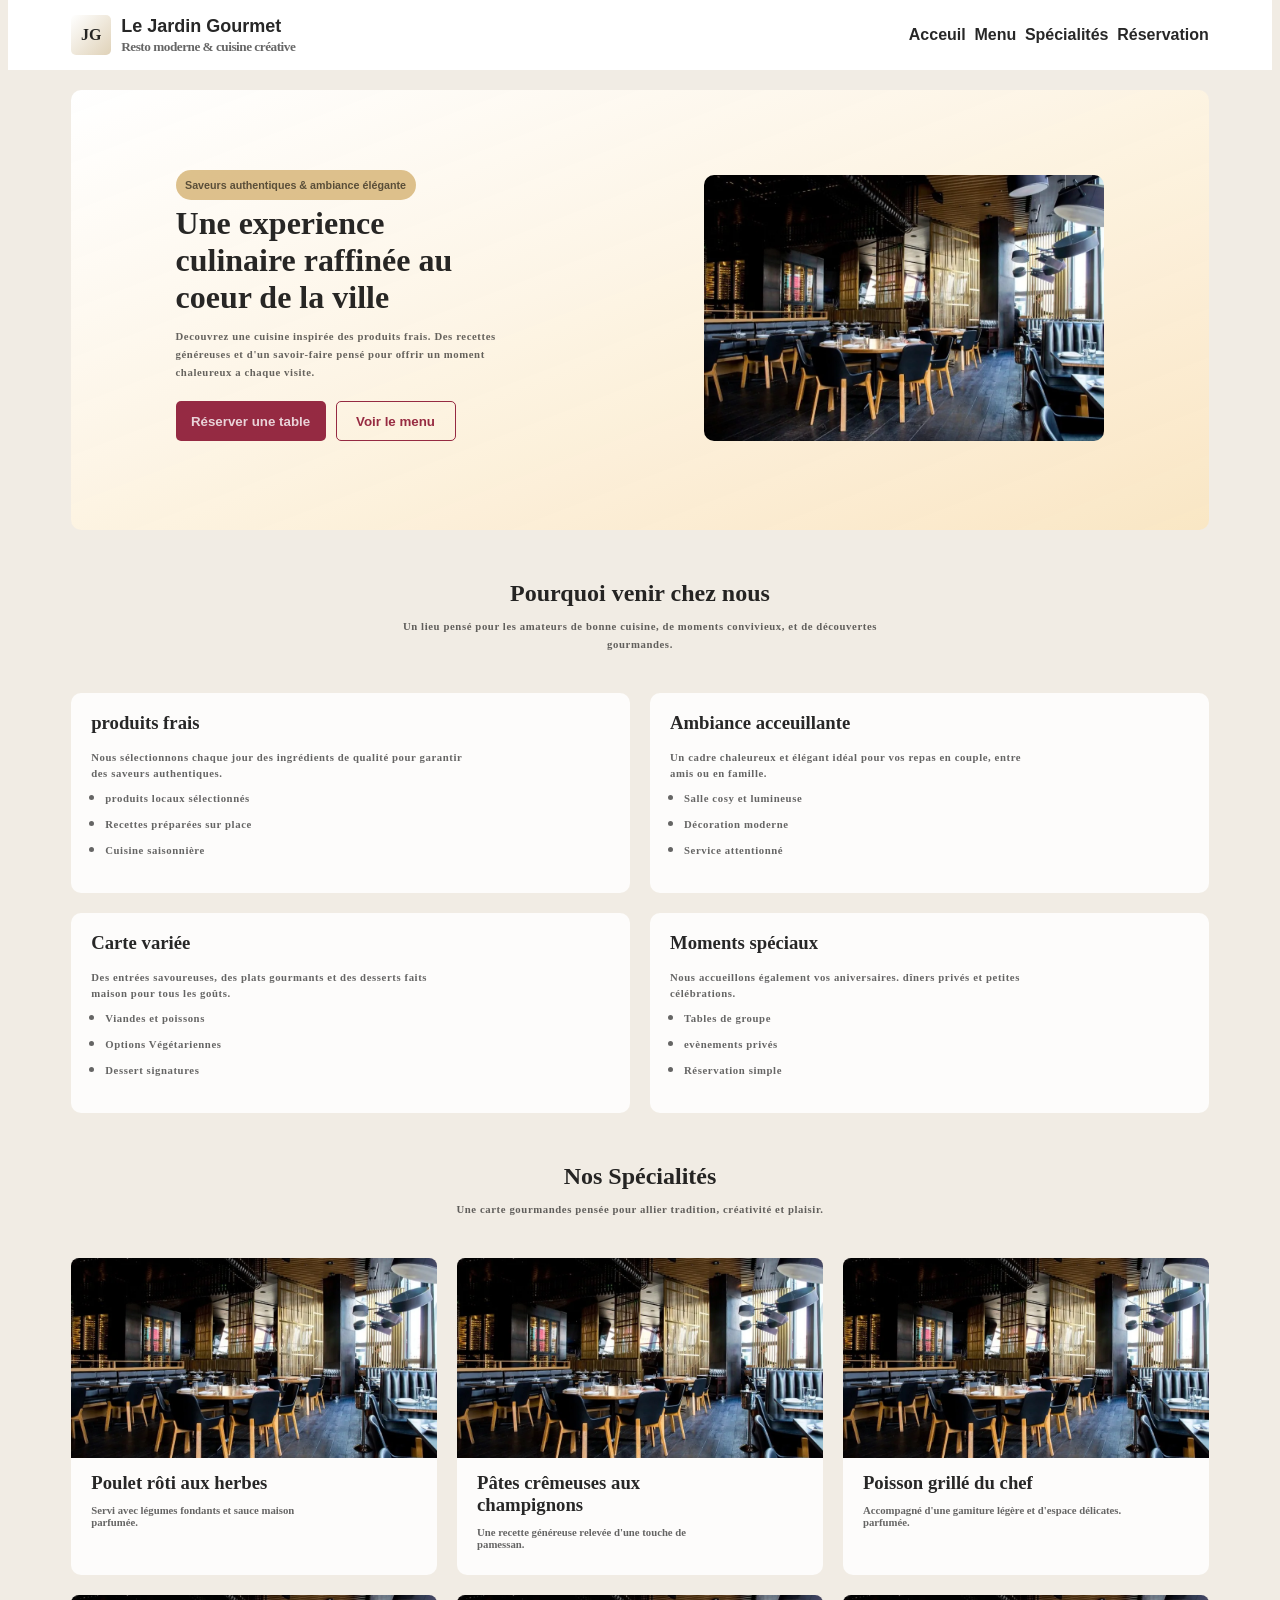
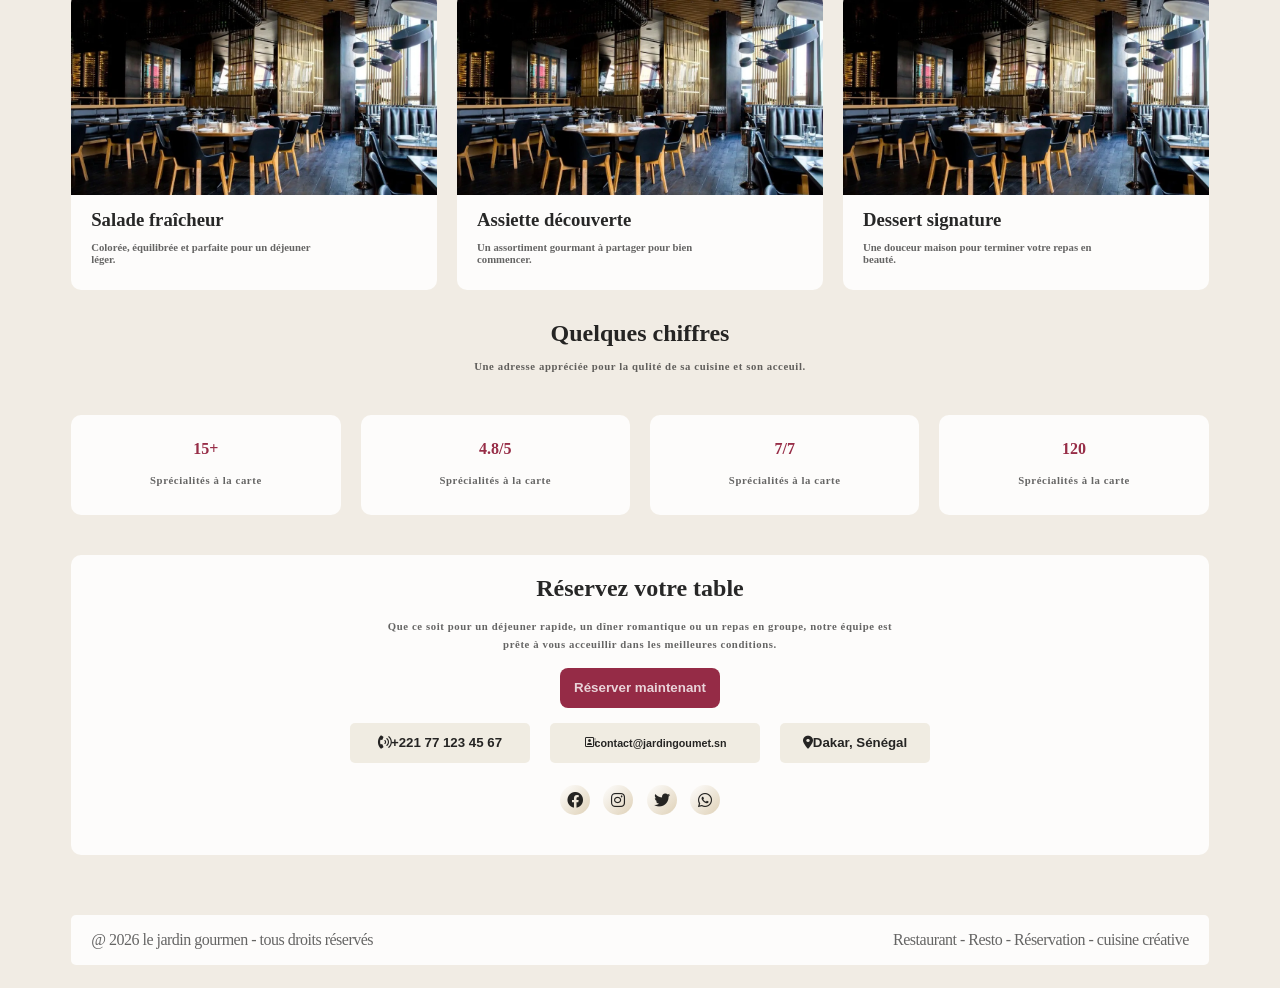
<file: index.html>
<!DOCTYPE html>
<html lang="en">
<head>
    <meta charset="UTF-8">
    <meta name="viewport" content="width=device-width, initial-scale=1.0">
    <title>Document</title>
    <link rel="stylesheet" href="style.css">
    <link rel="stylesheet" href="https://cdnjs.cloudflare.com/ajax/libs/font-awesome/6.0.0/css/all.min.css">
</head>
<body class="dimension">
    <div class="continent">
        <header>
            <div class="logo">
                <div class="cercle">
                    JG
                </div>
                <div class="jardin">
                    <h1 class="grlogo">Le Jardin Gourmet</h1>
                    <h5 class="ptlogo">Resto moderne & cuisine créative</h5>
                </div>
            </div>
                <div class="somme4">
                    <div class="carre semiecrit">
                        <a href="#acceuilun" class="haut">Acceuil</a>
                    </div>
                    <div class="carre semiecrit">
                        <a href="#pourquoivenir" class="haut">Menu</a>
                    </div>
                    <div class="carre semiecrit">
                        <a href="#specialement" class="haut">Spécialités</a>
                    </div>
                    <div class="carre semiecrit">
                        <a href="#reservation" class="haut">Réservation</a>
                    </div>
                </div>
        </header>
    </div>
    <div class="lignedroite"></div>
    <div class="grandrec" id="acceuilun">
        <div class="experience">
            <h6 class="saveurs"> Saveurs authentiques & ambiance élégante </h6>
            <h1 class="culinaire">Une experience <br>culinaire raffinée au <br> coeur de la ville </h1>
            <h6 class="ptlogo Decouvrez">Decouvrez une cuisine inspirée des produits frais. Des recettes <br> généreuses et d'un savoir-faire pensé pour offrir un moment <br>chaleureux a chaque visite.</h6>
            <div class="button">
                <button id="table">Réserver une table</button>
                <button id="menu">Voir le menu</button>
            </div>
        </div>
        <div class="divimage1">
            <img src="images/image1.webp" id="img1" alt="image1">
        </div>
    </div>
    <div class="petitrec">
        <h2 class="culinaire" id="pourquoivenir">Pourquoi venir chez nous</h2>
        <h6 class="ptlogo Decouvrez">Un lieu pensé pour les amateurs de bonne cuisine, de moments convivieux, et de découvertes <br> gourmandes.</h6>
    </div>
    <div class="tablegrid">
        <div class="recgrid">
            <h3 class="produits">produits frais</h3>
            <h6 class="nous Decouvrez ptlogo">Nous sélectionnons chaque jour des ingrédients de qualité pour garantir<br> des saveurs authentiques. </h6>
            <ul class="locaux Decouvrez ptlogo">
                <li><h6>produits locaux sélectionnés</h6></li>
                <li><h6>Recettes préparées sur place</h6></li>
                <li><h6>Cuisine saisonnière</h6></li>
            </ul>
        </div>
        <div class="recgrid">
            <h3 class="produits">Ambiance acceuillante</h3>
            <h6 class="nous Decouvrez ptlogo">Un cadre chaleureux et élégant idéal pour vos repas en couple, entre<br> amis ou en famille. </h6>
            <ul class="locaux Decouvrez ptlogo">
                <li><h6>Salle cosy et lumineuse</h6></li>
                <li><h6>Décoration moderne</h6></li>
                <li><h6>Service attentionné</h6></li>
            </ul>
        </div>
    </div>
    <div class="tablegrid recgrid2">
        <div class="recgrid">
            <h3 class="produits">Carte variée</h3>
            <h6 class="nous Decouvrez ptlogo">Des entrées savoureuses, des plats gourmants et des desserts faits<br> maison pour tous les goûts. </h6>
            <ul class="locaux Decouvrez ptlogo">
                <li><h6>Viandes et poissons</h6></li>
                <li><h6>Options Végétariennes</h6></li>
                <li><h6>Dessert signatures</h6></li>
            </ul>
        </div>
        <div class="recgrid">
            <h3 class="produits">Moments spéciaux</h3>
            <h6 class="nous Decouvrez ptlogo">Nous accueillons également vos aniversaires. dîners privés et petites<br> célébrations. </h6>
            <ul class="locaux Decouvrez ptlogo">
                <li><h6>Tables de groupe</h6></li>
                <li><h6>evènements privés</h6></li>
                <li><h6>Réservation simple</h6></li>
            </ul>
        </div>
    </div>
    <div class="petitrec" id="specialement">
        <h2 class="culinaire">Nos Spécialités</h2>
        <h6 class="ptlogo Decouvrez">Une carte gourmandes pensée pour allier tradition, créativité et plaisir.</h6>
    </div>
    <div class="troisgrid">
        <div class="rectrois">
            <div class="contientimage2">
                <img src="images/image1.webp" class="image2" alt="">
            </div>
            <div class="Poulet">
                <h3 id="roti">Poulet rôti aux herbes</h3>
                <h6 id="servi">Servi avec légumes fondants et sauce maison <br> parfumée.</h6>
            </div>
        </div>
        <div class="rectrois">
            <div class="contientimage2">
                <img src="images/image1.webp" class="image2" alt="le restaurant de coumba">
            </div>
            <div class="Poulet">
                <h3 id="roti">Pâtes crêmeuses aux <br> champignons</h3>
                <h6 id="servi">Une recette généreuse relevée d'une touche de <br> pamessan.</h6>
            </div>
        </div>
        <div class="rectrois">
            <div class="contientimage2">
                <img src="images/image1.webp" class="image2" alt="">
            </div>
            <div class="Poulet">
                <h3 id="roti">Poisson grillé du chef</h3>
                <h6 id="servi">Accompagné d'une gamiture légère et d'espace délicates. <br> parfumée.</h6>
            </div>
        </div>
        <div class="rectrois">
            <div class="contientimage2">
                <img src="images/image1.webp" class="image2" alt="">
            </div>
            <div class="Poulet">
                <h3 id="roti">Salade fraîcheur</h3>
                <h6 id="servi">Colorée, équilibrée et parfaite pour un déjeuner<br> léger.</h6>
            </div>
        </div>
        <div class="rectrois">
            <div class="contientimage2">
                <img src="images/image1.webp" class="image2" alt="">
            </div>
            <div class="Poulet">
                <h3 id="roti">Assiette découverte</h3>
                <h6 id="servi">Un assortiment gourmant à partager pour bien <br> commencer.</h6>
            </div>
        </div>
        <div class="rectrois">
            <div class="contientimage2">
                <img src="images/image1.webp" class="image2" alt="">
            </div>
            <div class="Poulet">
                <h3 id="roti">Dessert signature</h3>
                <h6 id="servi">Une douceur maison pour terminer votre repas en <br> beauté.</h6>
            </div>
        </div>
    </div
    <div class="petitrec regle"></div>
    <div class="petitrec">
        <h2 class="culinaire">Quelques chiffres</h2>
        <h6 class="ptlogo Decouvrez">Une adresse appréciée pour la qulité de sa cuisine et son acceuil.</h6>
    </div>
    <div class="Squadriple">
        <div class="quadriple">
                <div class="quinze culinaire">15+</div>
                <div><h6 class="carte ptlogo Decouvrez">Sprécialités à la carte</h6></div>
        </div>
        <div class="quadriple">
            <div class="quinze culinaire">4.8/5</div>
            <div><h6 class="carte ptlogo Decouvrez">Sprécialités à la carte</h6></div>
        </div>
        <div class="quadriple">
            <div class="quinze culinaire">7/7</div>
            <div><h6 class="carte ptlogo Decouvrez">Sprécialités à la carte</h6></div>
        </div>
        <div class="quadriple">
            <div class="quinze culinaire">120</div>
            <div><h6 class="carte ptlogo Decouvrez">Sprécialités à la carte</h6></div>
        </div>
    </div>
    <div class="grandrec grandrecdeux" id="reservation">
        <div class="culinaire votre"><h2>Réservez votre table</h2></div>
        <div class="que ptlogo Decouvrez"><h6 class="que">Que ce soit pour un déjeuner rapide, un dîner romantique ou un repas en groupe, notre équipe est <br> prête à vous acceuillir dans les meilleures conditions.</h6></div>
        <div class="now"><button class="server">Réserver maintenant</button></div>
        <div class="senegal">
            <div class="tri">
                <h5 class="numero numeroun"><i class="fa-solid fa-phone-volume"></i> +221 77 123 45 67</h5></div>
            <div class="tri"><h6 class="numero que sn"> <i class="fa-regular fa-address-book"></i>contact@jardingoumet.sn</h6></div>
            <div class="tri"><h5 class="numero dakar"><i class="fa-solid fa-location-dot"></i> Dakar, Sénégal</h5></div>
        </div>
        <div class="div"></div>
    <div class="SQpts">
        <div class="pts cercle">
            <i class="fa-brands fa-facebook"></i>
        </div>
        <div class="pts cercle">
            <i class="fa-brands fa-instagram"></i>
        </div>
        <div class="pts cercle">
            <i class="fa-brands fa-twitter"></i>
        </div>
        <div class="pts cercle">
            <i class="fa-brands fa-whatsapp"></i>
        </div>
    </div>
    </div>
    <div class="grandrec bas que ptlogo">
        <div class="deuxmille">@ 2026 le jardin gourmen - tous droits réservés</div>
        <div class="tous">Restaurant - Resto - Réservation - cuisine créative </div>
    </div>
</body>
</html>
</file>
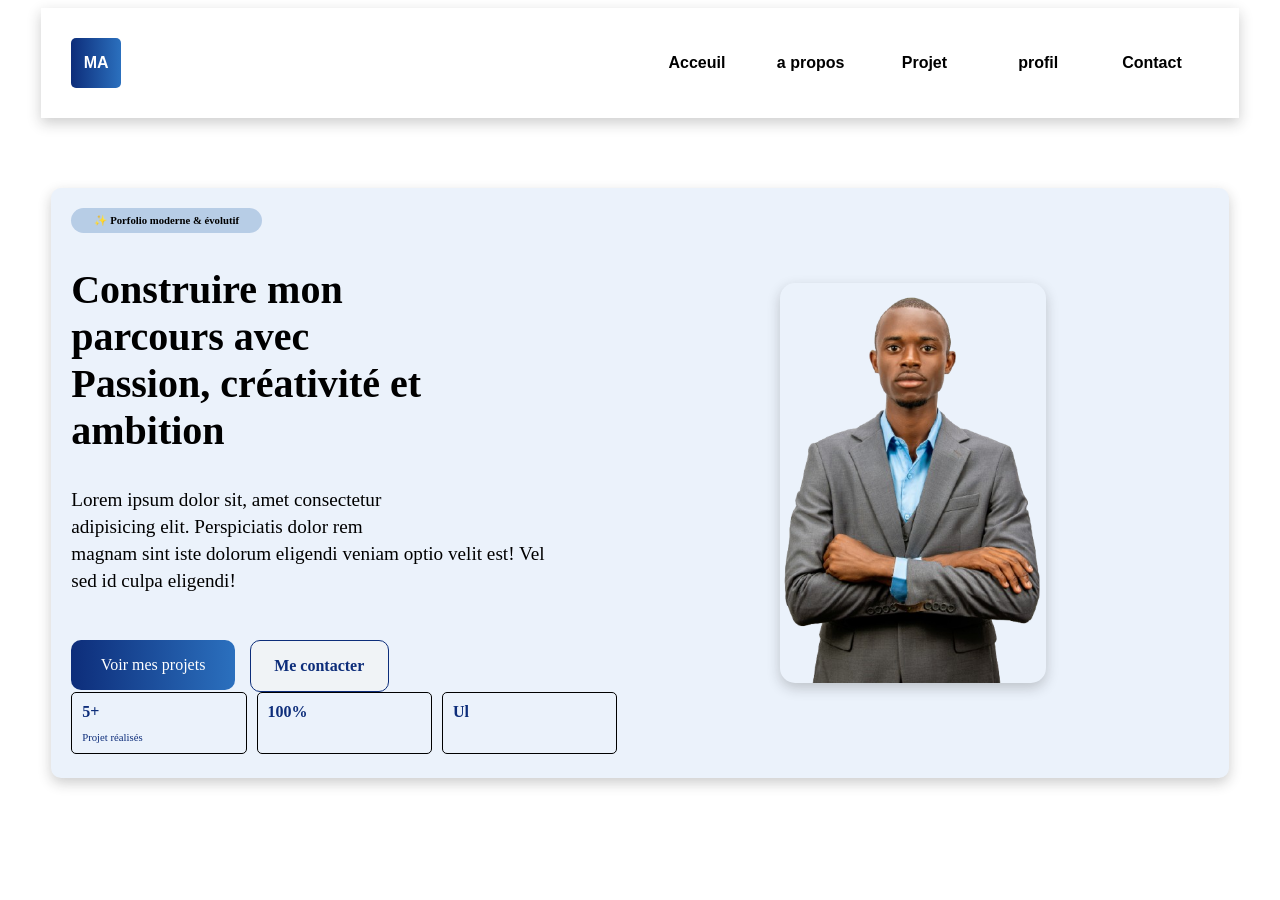
<file: corrigerexo2.html>
<!doctype html>
<html lang="en">
  <head>
    <meta charset="UTF-8" />
    <meta name="viewport" content="width=device-width, initial-scale=1.0" />
    <title>Document</title>
    <link rel="stylesheet" href="corrigerexo2.css" />
  </head>
  <body>
    <div class="header">
      <div class="LOGO">MA</div>
      <div class="menu">
        <div class="a">Acceuil</div>
        <div class="a">a propos</div>
        <div class="a">Projet</div>
        <div class="a">profil</div>
        <div class="a">Contact</div>
      </div>
    </div>
    <div class="content">
      <div class="content_deux">
        <h6 class="textun">✨ Porfolio moderne & évolutif</h6>
        <h2 class="title">Construire mon <br> parcours avec <br> Passion, créativité et <br> ambition</h2>
        <h6 class="titletrois">Lorem ipsum dolor sit, amet consectetur <br> adipisicing elit. Perspiciatis dolor rem <br> magnam sint iste dolorum eligendi veniam optio velit est! Vel <br> sed id culpa eligendi!</h6>
        <div class="button">
            <div class="buttondeun">Voir mes projets</div>
            <div class="deux">Me contacter</div>
        </div>
        <div class="tri">
            <div class="trio">
             <div class="divun">5+</div>
             <h6 class="realisation">Projet réalisés</h6>
            </div>
            <div class="trio">100%</div>
            <div class="trio">Ul</div>
        </div>
      </div>
      <img src="images/ma_photo.png" id="photo" alt="">
    </div>
  </body>
</html>
</file>
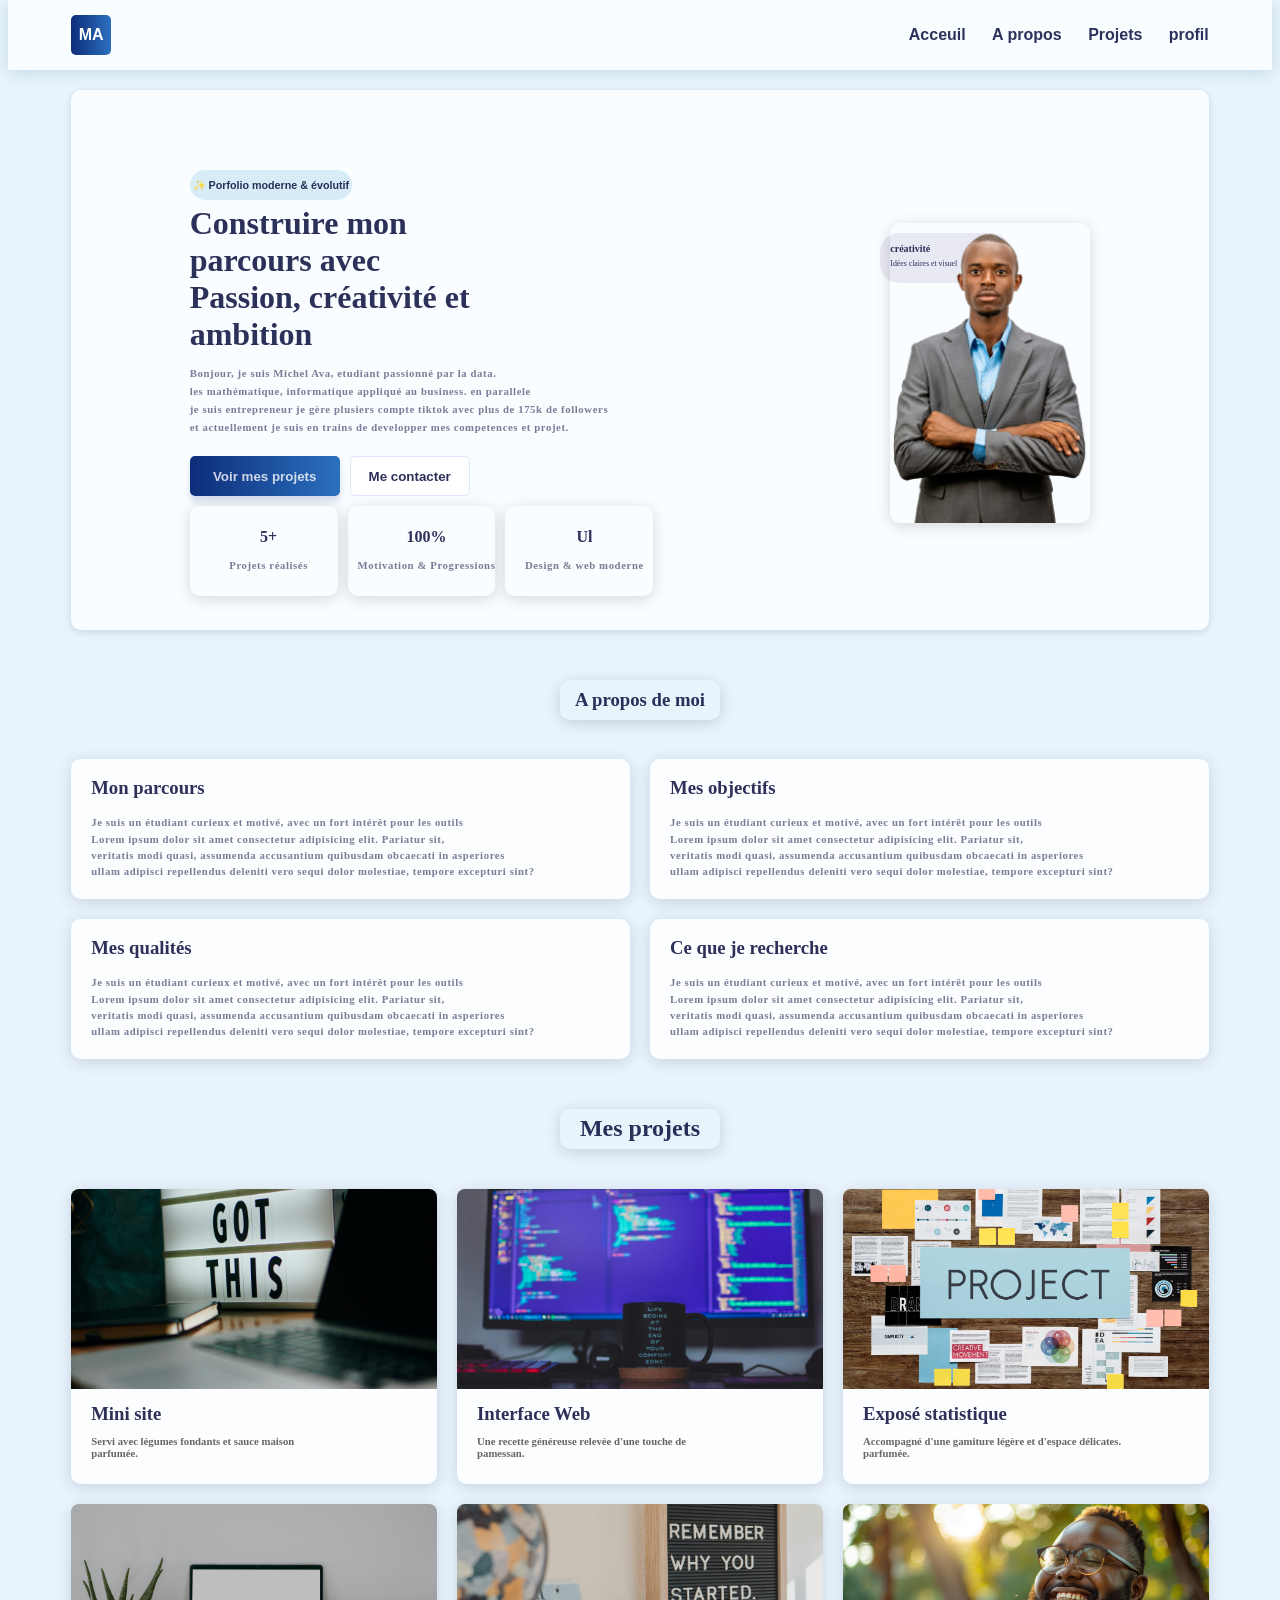
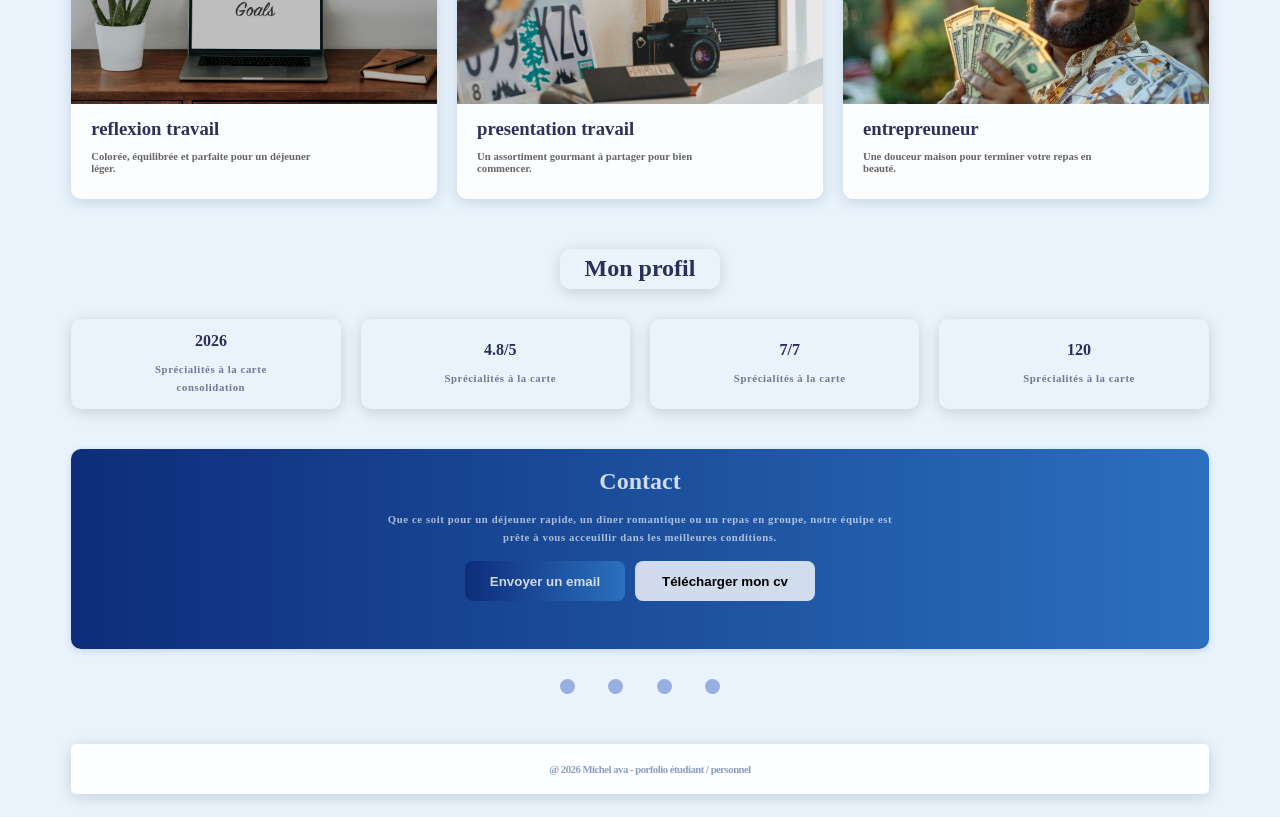
<file: exercice2.html>
<!DOCTYPE html>
<html lang="en">
<head>
    <meta charset="UTF-8">
    <meta name="viewport" content="width=device-width, initial-scale=1.0">
    <title>Document</title>
    <link rel="stylesheet" href="exercice2.css">
    <link rel="stylesheet" href="https://cdnjs.cloudflare.com/ajax/libs/font-awesome/6.0.0/css/all.min.css">
</head>
<body class="dimension">
    <div class="continent">
        <header>
            <div class="logo">
                <div class="cercle">
                    MA
                </div>
            </div>
                <div class="somme4">
                    <div class="carre semiecrit">
                        <a href="#acceuilun" class="haut">Acceuil</a>
                    </div>
                    <div class="carre semiecrit">
                        <a href="#pourquoivenir" class="haut">A propos</a>
                    </div>
                    <div class="carre semiecrit">
                        <a href="#specialement" class="haut">Projets</a>
                    </div>
                    <div class="carre semiecrit">
                        <a href="#reservation" class="haut">profil</a>
                    </div>
                </div>
        </header>
    </div>
    <div class="lignedroite"></div>
    <div class="grandrec" id="acceuilun">
        <div class="experience">
            <h6 class="saveurs"> ✨ Porfolio moderne & évolutif </h6>
            <h1 class="culinaire">Construire mon <br> parcours avec <br> Passion, créativité et <br> ambition </h1>
            <h6 class="ptlogo Decouvrez">Bonjour, je suis Michel Ava, etudiant passionné par la data. <br>les mathématique, informatique appliqué au business. en parallele <br> je suis entrepreneur je gère plusiers compte tiktok avec plus de 175k de followers <br> et actuellement je suis en trains de developper mes competences et projet. </h6>
            <div class="button">
                <button id="table">Voir mes projets</button>
                <button id="menu">Me contacter</button>
            </div>
            <div class="sept">
                <div class="quadriple realisation">
                    <div class="culinaire">5+</div>
                    <div><h6 class="carte ptlogo Decouvrez">Projets réalisés</h6></div>
                </div>
                <div class="quadriple motivation">
                    <div class="culinaire">100%</div>
                    <div><h6 class="carte ptlogo Decouvrez">Motivation & Progressions</h6></div>
                </div>
                <div class="quadriple moderne">
                    <div class="culinaire">Ul</div>
                    <div><h6 class="carte ptlogo Decouvrez">Design & web moderne</h6></div>
                </div>
            </div>
        </div>
        <div class="divimageun">
            <img src="/images/ma_photo.png" id="img1" alt="image1">
            <div class="teteimg">
                <p class="sousimage">créativité</p>
                <h6 class="idees">Idées claires et visuel</h6>
            </div>
        </div>
    </div>

                              <!-- A PROPOS DE MOI  -->

    <div class="petitrec">
        <h3 class="culinaire" id="pourquoivenir">A propos de moi</h3>
    </div>
    <div class="tablegrid">
        <div class="recgrid">
            <h3 class="produits">Mon parcours</h3>
            <h6 class="nous Decouvrez ptlogo">Je suis un étudiant curieux et motivé, avec un fort intérêt pour les outils <br> Lorem ipsum dolor sit amet consectetur adipisicing elit. Pariatur sit, <br> veritatis modi quasi, assumenda accusantium quibusdam obcaecati in asperiores <br>ullam adipisci repellendus deleniti vero sequi dolor molestiae, tempore excepturi sint?</h6>
        </div>
        <div class="recgrid">
            <h3 class="produits">Mes objectifs</h3>
            <h6 class="nous Decouvrez ptlogo">Je suis un étudiant curieux et motivé, avec un fort intérêt pour les outils <br> Lorem ipsum dolor sit amet consectetur adipisicing elit. Pariatur sit, <br> veritatis modi quasi, assumenda accusantium quibusdam obcaecati in asperiores <br>ullam adipisci repellendus deleniti vero sequi dolor molestiae, tempore excepturi sint?</h6>
        </div>
    </div>
    <div class="tablegrid recgrid2">
        <div class="recgrid">
            <h3 class="produits">Mes qualités</h3>
            <h6 class="nous Decouvrez ptlogo">Je suis un étudiant curieux et motivé, avec un fort intérêt pour les outils <br> Lorem ipsum dolor sit amet consectetur adipisicing elit. Pariatur sit, <br> veritatis modi quasi, assumenda accusantium quibusdam obcaecati in asperiores <br>ullam adipisci repellendus deleniti vero sequi dolor molestiae, tempore excepturi sint?</h6>
        </div>
        <div class="recgrid">
            <h3 class="produits">Ce que je recherche</h3>
            <h6 class="nous Decouvrez ptlogo">Je suis un étudiant curieux et motivé, avec un fort intérêt pour les outils <br> Lorem ipsum dolor sit amet consectetur adipisicing elit. Pariatur sit, <br> veritatis modi quasi, assumenda accusantium quibusdam obcaecati in asperiores <br>ullam adipisci repellendus deleniti vero sequi dolor molestiae, tempore excepturi sint?</h6>
        </div>
    </div>
    <div class="petitrec" id="specialement">
        <h2 class="culinaire" id="pourquoivenir">Mes projets</h2>
    </div>
    <div class="troisgrid">
        <div class="rectrois">
            <div class="contientimage2">
                <img src="/images/you1.jpg" class="image2" alt="">
            </div>
            <div class="Poulet">
                <h3 id="roti" class="bleu">Mini site</h3>
                <h6 id="servi">Servi avec légumes fondants et sauce maison <br> parfumée.</h6>
            </div>
        </div>
        <div class="rectrois">
            <div class="contientimage2">
                <img src="/images/you2.jpg" class="image2" alt="">
            </div>
            <div class="Poulet">
                <h3 id="roti"class="bleu">Interface Web</h3>
                <h6 id="servi">Une recette généreuse relevée d'une touche de <br> pamessan.</h6>
            </div>
        </div>
        <div class="rectrois">
            <div class="contientimage2">
                <img src="/images/you3 copy.jpg" class="image2" alt="">
            </div>
            <div class="Poulet">
                <h3 id="roti"class="bleu">Exposé statistique</h3>
                <h6 id="servi">Accompagné d'une gamiture légère et d'espace délicates. <br> parfumée.</h6>
            </div>
        </div>
        <div class="rectrois">
            <div class="contientimage2">
                <img src="/images/you4.jpg" class="image2" alt="">
            </div>
            <div class="Poulet">
                <h3 id="roti" class="bleu">reflexion travail</h3>
                <h6 id="servi">Colorée, équilibrée et parfaite pour un déjeuner<br> léger.</h6>
            </div>
        </div>
        <div class="rectrois">
            <div class="contientimage2">
                <img src="/images/you5.jpg" class="image2" alt="">
            </div>
            <div class="Poulet">
                <h3 id="roti" class="bleu">presentation travail</h3>
                <h6 id="servi">Un assortiment gourmant à partager pour bien <br> commencer.</h6>
            </div>
        </div>
        <div class="rectrois">
            <div class="contientimage2">
                <img src="/images/you6.jpg" class="image2" alt="">
            </div>
            <div class="Poulet">
                <h3 id="roti" class="bleu">entrepreuneur</h3>
                <h6 id="servi">Une douceur maison pour terminer votre repas en <br> beauté.</h6>
            </div>
        </div>
    </div
    <div class="petitrec regle"></div>
    <div class="petitrec chriffre">
        <h2 class="culinaire " id="pourquoivenir">Mon profil</h2>
    </div>
    <div class="Squadriple">
        <div class="quadriple">
                <div class="quinze culinaire bleu">2026</div>
                <div><h6 class="carte ptlogo Decouvrez">Sprécialités à la carte <br>consolidation</h6></div>
        </div>
        <div class="quadriple">
            <div class="quinze culinaire">4.8/5</div>
            <div><h6 class="carte ptlogo Decouvrez">Sprécialités à la carte</h6></div>
        </div>
        <div class="quadriple">
            <div class="quinze culinaire">7/7</div>
            <div><h6 class="carte ptlogo Decouvrez">Sprécialités à la carte</h6></div>
        </div>
        <div class="quadriple">
            <div class="quinze culinaire">120</div>
            <div><h6 class="carte ptlogo Decouvrez">Sprécialités à la carte</h6></div>
        </div>
    </div>
    <div class="grandrec grandrecdeux" id="reservation">
        <div class="culinaire votre"><h2>Contact</h2></div>
        <div class="que ptlogo Decouvrez"><h6 class="que">Que ce soit pour un déjeuner rapide, un dîner romantique ou un repas en groupe, notre équipe est <br> prête à vous acceuillir dans les meilleures conditions.</h6></div>
        <div class="deuxboutton">
            <div class="now"><button class="server">Envoyer un email</button></div>
            <div class="now"><button class="telecharger">Télécharger mon cv</button></div>
        </div>
    </div>
    <div class="SQpts">
        <div class="pts cercledeux"></div>
        <div class="pts cercledeux"></div>
        <div class="pts cercledeux"></div>
        <div class="pts cercledeux"></div>
    </div>
    <div class="grandrec bas que ptlogo">
        <h6 class="deuxmille">@ 2026 Michel ava - porfolio étudiant / personnel</h6>
    </div>
</body>
</html>
</file>
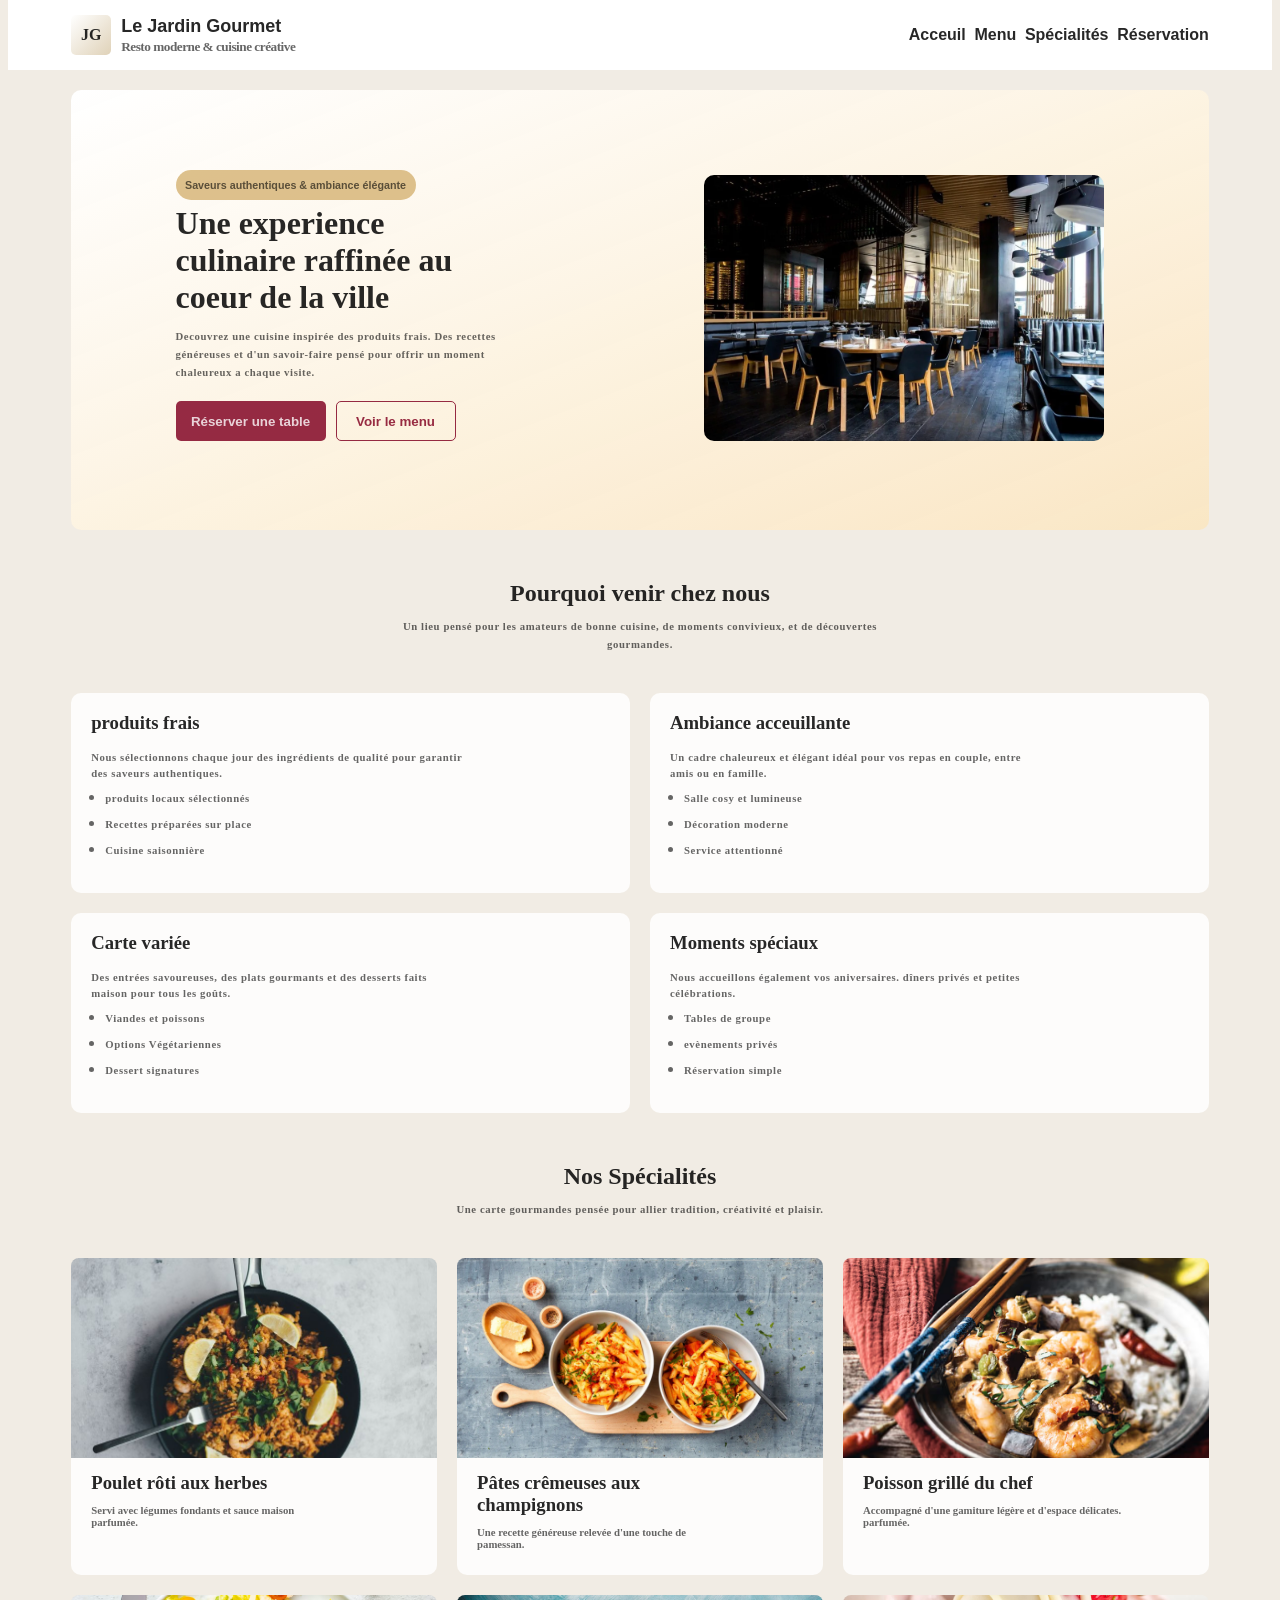
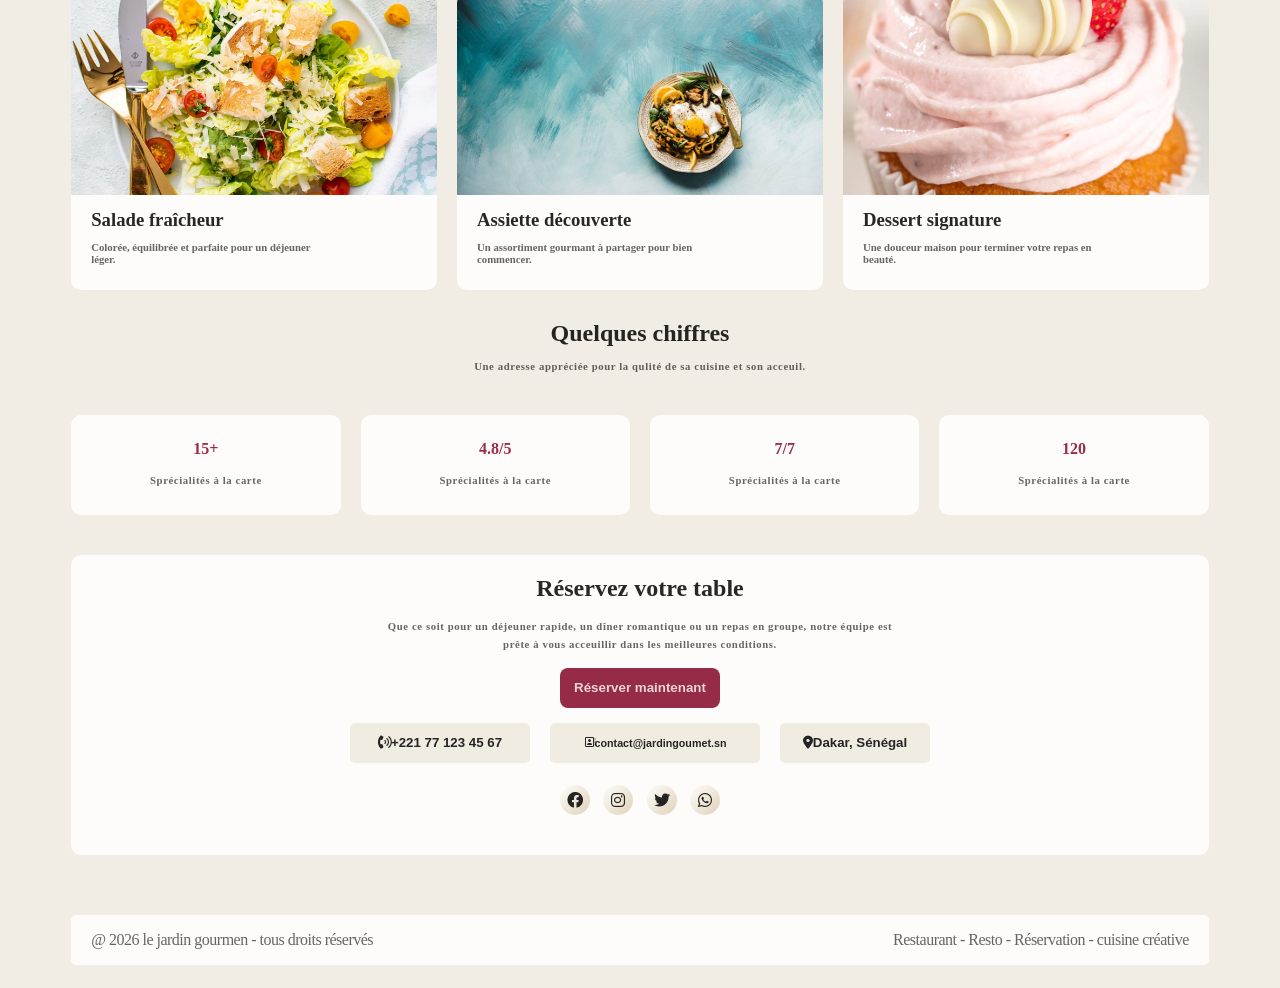
<file: un.html>
<!DOCTYPE html>
<html lang="en">
<head>
    <meta charset="UTF-8">
    <meta name="viewport" content="width=device-width, initial-scale=1.0">
    <title>Document</title>
    <link rel="stylesheet" href="style.css">
    <link rel="stylesheet" href="https://cdnjs.cloudflare.com/ajax/libs/font-awesome/6.0.0/css/all.min.css">
</head>
<body class="dimension">
    <div class="continent">
        <header>
            <div class="logo">
                <div class="cercle">
                    JG
                </div>
                <div class="jardin">
                    <h1 class="grlogo">Le Jardin Gourmet</h1>
                    <h5 class="ptlogo">Resto moderne & cuisine créative</h5>
                </div>
            </div>
                <div class="somme4">
                    <div class="carre semiecrit">
                        <a href="#acceuilun" class="haut">Acceuil</a>
                    </div>
                    <div class="carre semiecrit">
                        <a href="#pourquoivenir" class="haut">Menu</a>
                    </div>
                    <div class="carre semiecrit">
                        <a href="#specialement" class="haut">Spécialités</a>
                    </div>
                    <div class="carre semiecrit">
                        <a href="#reservation" class="haut">Réservation</a>
                    </div>
                </div>
        </header>
    </div>
    <div class="lignedroite"></div>
    <div class="grandrec" id="acceuilun">
        <div class="experience">
            <h6 class="saveurs"> Saveurs authentiques & ambiance élégante </h6>
            <h1 class="culinaire">Une experience <br>culinaire raffinée au <br> coeur de la ville </h1>
            <h6 class="ptlogo Decouvrez">Decouvrez une cuisine inspirée des produits frais. Des recettes <br> généreuses et d'un savoir-faire pensé pour offrir un moment <br>chaleureux a chaque visite.</h6>
            <div class="button">
                <button id="table">Réserver une table</button>
                <button id="menu">Voir le menu</button>
            </div>
        </div>
        <div class="divimage1">
            <img src="/images/image1.webp" id="img1" alt="image1">
        </div>
    </div>
    <div class="petitrec">
        <h2 class="culinaire" id="pourquoivenir">Pourquoi venir chez nous</h2>
        <h6 class="ptlogo Decouvrez">Un lieu pensé pour les amateurs de bonne cuisine, de moments convivieux, et de découvertes <br> gourmandes.</h6>
    </div>
    <div class="tablegrid">
        <div class="recgrid">
            <h3 class="produits">produits frais</h3>
            <h6 class="nous Decouvrez ptlogo">Nous sélectionnons chaque jour des ingrédients de qualité pour garantir<br> des saveurs authentiques. </h6>
            <ul class="locaux Decouvrez ptlogo">
                <li><h6>produits locaux sélectionnés</h6></li>
                <li><h6>Recettes préparées sur place</h6></li>
                <li><h6>Cuisine saisonnière</h6></li>
            </ul>
        </div>
        <div class="recgrid">
            <h3 class="produits">Ambiance acceuillante</h3>
            <h6 class="nous Decouvrez ptlogo">Un cadre chaleureux et élégant idéal pour vos repas en couple, entre<br> amis ou en famille. </h6>
            <ul class="locaux Decouvrez ptlogo">
                <li><h6>Salle cosy et lumineuse</h6></li>
                <li><h6>Décoration moderne</h6></li>
                <li><h6>Service attentionné</h6></li>
            </ul>
        </div>
    </div>
    <div class="tablegrid recgrid2">
        <div class="recgrid">
            <h3 class="produits">Carte variée</h3>
            <h6 class="nous Decouvrez ptlogo">Des entrées savoureuses, des plats gourmants et des desserts faits<br> maison pour tous les goûts. </h6>
            <ul class="locaux Decouvrez ptlogo">
                <li><h6>Viandes et poissons</h6></li>
                <li><h6>Options Végétariennes</h6></li>
                <li><h6>Dessert signatures</h6></li>
            </ul>
        </div>
        <div class="recgrid">
            <h3 class="produits">Moments spéciaux</h3>
            <h6 class="nous Decouvrez ptlogo">Nous accueillons également vos aniversaires. dîners privés et petites<br> célébrations. </h6>
            <ul class="locaux Decouvrez ptlogo">
                <li><h6>Tables de groupe</h6></li>
                <li><h6>evènements privés</h6></li>
                <li><h6>Réservation simple</h6></li>
            </ul>
        </div>
    </div>
    <div class="petitrec" id="specialement">
        <h2 class="culinaire">Nos Spécialités</h2>
        <h6 class="ptlogo Decouvrez">Une carte gourmandes pensée pour allier tradition, créativité et plaisir.</h6>
    </div>
    <div class="troisgrid">
        <div class="rectrois">
            <div class="contientimage2">
                <img src="/images/image2.jpg" class="image2" alt="">
            </div>
            <div class="Poulet">
                <h3 id="roti">Poulet rôti aux herbes</h3>
                <h6 id="servi">Servi avec légumes fondants et sauce maison <br> parfumée.</h6>
            </div>
        </div>
        <div class="rectrois">
            <div class="contientimage2">
                <img src="/images/IMAGE3.webp" class="image2" alt="">
            </div>
            <div class="Poulet">
                <h3 id="roti">Pâtes crêmeuses aux <br> champignons</h3>
                <h6 id="servi">Une recette généreuse relevée d'une touche de <br> pamessan.</h6>
            </div>
        </div>
        <div class="rectrois">
            <div class="contientimage2">
                <img src="/images/image4.avif" class="image2" alt="">
            </div>
            <div class="Poulet">
                <h3 id="roti">Poisson grillé du chef</h3>
                <h6 id="servi">Accompagné d'une gamiture légère et d'espace délicates. <br> parfumée.</h6>
            </div>
        </div>
        <div class="rectrois">
            <div class="contientimage2">
                <img src="/images/image5.avif" class="image2" alt="">
            </div>
            <div class="Poulet">
                <h3 id="roti">Salade fraîcheur</h3>
                <h6 id="servi">Colorée, équilibrée et parfaite pour un déjeuner<br> léger.</h6>
            </div>
        </div>
        <div class="rectrois">
            <div class="contientimage2">
                <img src="/images/image6.jpg" class="image2" alt="">
            </div>
            <div class="Poulet">
                <h3 id="roti">Assiette découverte</h3>
                <h6 id="servi">Un assortiment gourmant à partager pour bien <br> commencer.</h6>
            </div>
        </div>
        <div class="rectrois">
            <div class="contientimage2">
                <img src="/images/image7.webp" class="image2" alt="">
            </div>
            <div class="Poulet">
                <h3 id="roti">Dessert signature</h3>
                <h6 id="servi">Une douceur maison pour terminer votre repas en <br> beauté.</h6>
            </div>
        </div>
    </div
    <div class="petitrec regle"></div>
    <div class="petitrec">
        <h2 class="culinaire">Quelques chiffres</h2>
        <h6 class="ptlogo Decouvrez">Une adresse appréciée pour la qulité de sa cuisine et son acceuil.</h6>
    </div>
    <div class="Squadriple">
        <div class="quadriple">
                <div class="quinze culinaire">15+</div>
                <div><h6 class="carte ptlogo Decouvrez">Sprécialités à la carte</h6></div>
        </div>
        <div class="quadriple">
            <div class="quinze culinaire">4.8/5</div>
            <div><h6 class="carte ptlogo Decouvrez">Sprécialités à la carte</h6></div>
        </div>
        <div class="quadriple">
            <div class="quinze culinaire">7/7</div>
            <div><h6 class="carte ptlogo Decouvrez">Sprécialités à la carte</h6></div>
        </div>
        <div class="quadriple">
            <div class="quinze culinaire">120</div>
            <div><h6 class="carte ptlogo Decouvrez">Sprécialités à la carte</h6></div>
        </div>
    </div>
    <div class="grandrec grandrecdeux" id="reservation">
        <div class="culinaire votre"><h2>Réservez votre table</h2></div>
        <div class="que ptlogo Decouvrez"><h6 class="que">Que ce soit pour un déjeuner rapide, un dîner romantique ou un repas en groupe, notre équipe est <br> prête à vous acceuillir dans les meilleures conditions.</h6></div>
        <div class="now"><button class="server">Réserver maintenant</button></div>
        <div class="senegal">
            <div class="tri">
                <h5 class="numero numeroun"><i class="fa-solid fa-phone-volume"></i> +221 77 123 45 67</h5></div>
            <div class="tri"><h6 class="numero que sn"> <i class="fa-regular fa-address-book"></i>contact@jardingoumet.sn</h6></div>
            <div class="tri"><h5 class="numero dakar"><i class="fa-solid fa-location-dot"></i> Dakar, Sénégal</h5></div>
        </div>
        <div class="div"></div>
    <div class="SQpts">
        <div class="pts cercle">
            <i class="fa-brands fa-facebook"></i>
        </div>
        <div class="pts cercle">
            <i class="fa-brands fa-instagram"></i>
        </div>
        <div class="pts cercle">
            <i class="fa-brands fa-twitter"></i>
        </div>
        <div class="pts cercle">
            <i class="fa-brands fa-whatsapp"></i>
        </div>
    </div>
    </div>
    <div class="grandrec bas que ptlogo">
        <div class="deuxmille">@ 2026 le jardin gourmen - tous droits réservés</div>
        <div class="tous">Restaurant - Resto - Réservation - cuisine créative </div>
    </div>
</body>
</html>
</file>
<file: style.css>
.continent{
  background-color: rgb(255, 255, 255);
  margin-top: -8px;
  width: auto;
}

html{
  scroll-behavior: smooth;
}


@media (max-width: 414px) {
  header{
    grid-template-columns: repeat(1,1fr)
  }
}

header {
    display: flex;
    justify-content: space-between;
    align-items: center;
    margin: auto;
    width: 90%;
    height: 70px;
}

.dimension{
  background-color: #e1d7c473;
}

.jardin{
  margin-top: 12px;
}

.cercle {
                  width: 40px;
                  height: 40px;
                  border-radius: 5px;
                  display: flex;
                  justify-content: center;
                  align-items: center;
                  background:  linear-gradient(to bottom right, #ffffffb6, #d5c3a1c0);
                  color: rgba(0, 0, 0, 0.849);
                  font-weight: bold;
}

.logo{
  display: flex;
  justify-content: center;
  gap: 10px;
  align-items: center;
}

.grlogo{
  font-family: Arial, Helvetica, sans-serif;
  font-weight: bold;
  font-size: large;
  color: rgba(0, 0, 0, 0.847);
  margin-bottom: 0;
}

.ptlogo {
  margin-top: 2px;
  font-family: 'Times New Roman', Times, serif;
  color: rgba(0, 0, 0, 0.600);
  letter-spacing: -0.5px;
}

.semiecrit{
                  display: flex;
                  justify-content: center;
                  align-items: center;
                  font-family: Arial, Helvetica, sans-serif;
                  color: rgba(0, 0, 0, 0.847);
                  font-weight: bold;
}

.haut{
  color: rgba(0, 0, 0, 0.847);
  text-decoration: none;
}

.haut:hover{
  color: #810121d3;;
}

.somme4{
    width: 300px;
    display: flex;
    justify-content: space-between;
}

.carre{
    height: 15px;
    border-radius: 10px; 
}

.dimension{
  display: grid;
}

.grandrec{
   display: flex;
   justify-content: space-around;
   flex-direction: row;
   flex-wrap: wrap;
   align-items: center;
   height: auto;
   width: 90%;
   margin: 20px auto;
   border-radius: 10px;
   background:  linear-gradient(to bottom right, #ffffff, #fae6c2c0);
   background-size: 100% 100%;
   background-color: #fae6c2b6;
}

@media (max-width: 670px) {
  .grandrec{
    flex-direction: column;
  }
}

.saveurs{
  height: 30px;
  width: 240px;
  display: flex;
  justify-content: center;
  align-items: center;
  border-radius: 20px;
  background-color: #d9b97fe2;
  font-family:  Arial, Helvetica, sans-serif;
  color: rgba(0, 0, 0, 0.598);
  margin-bottom: 5px;
  margin-top: 0;
}

.button{
  display: flex;
  justify-content: space-between;
  width: 280px;
  margin-top: 0;
}

#table{
  height: 40px;
  width: 150px;
  border-radius: 5px;
  border: none;
  background-color: #810121d3;
  color: rgba(255, 255, 255, 0.792);
  font-weight: bold;
}

#menu{
  height: 40px;
  width: 120px;
  border-radius: 5px;
  border: 1px solid #810121d3;
  color: #810121d3;
  font-weight: bold;
  background-color: rgba(154, 154, 154, 0);
}

.Decouvrez{
  margin-top: -10px;
  line-height: 18px;
  letter-spacing: 0.6px;
  margin-bottom: 20px;
}
.experience{
  max-height: auto;
  height: 350px;
  max-width: 600px;
  margin-bottom: 10px;
  margin-top: 10px;
  padding-top: 70px;
}

.culinaire{
  font-family:Cambria, Cochin, Georgia, Times, 'Times New Roman', serif;
  font-weight: bold;
  font-size: 10-large ;
  color: rgba(0, 0, 0, 0.847);
  margin-top: 0;
}

#img1{
  height: auto;
  max-width: 400px;
  border-radius: 10px;
  margin-bottom: 30px;
  margin-top: 30px;
}

.petitrec{
  max-width: 600px;
  max-height: 400px;
  text-align: center;
  margin: 30px auto 20px;
}
.locaux{
  padding-left: 14px;
  line-height: 0;
  margin-top: -9px;
}

.nous{
  line-height: 1.5;
  margin: 0;
  margin-bottom: 0;
}

.produits{
  margin-bottom: 15px;
  color: rgba(0, 0, 0, 0.847);
  font-family:Cambria, Cochin, Georgia, Times, 'Times New Roman', serif;
  font-weight: bold;
}

.tablegrid{
  display: grid;
  grid-template-columns: repeat(2,1fr);
  width: 90%;
  gap: 20px;
  margin: auto;
}

.recgrid{
  max-height: 600px;
  height: 200px;
  border-radius: 10px;
  background-color: rgba(255, 255, 255, 0.858);
  padding-left: 20px;
}

.recgrid2{
  margin: 20px auto;
}

@media (max-width: 414px) {
  .tablegrid{
    grid-template-columns: repeat(1,1fr)
  }
}

.rectrois{
  display: inline-block;
}

.image2{
  max-height: 600px;
  height: 200px;
  width: 100%;
  border-top-left-radius: 8px;
  border-top-right-radius: 8px;
  object-fit: cover;
  object-position: center;
}

.Poulet{
  margin-left: 20px;
}

#roti{
  margin-top: 10px;
  margin-bottom: 0;
  color: rgba(0, 0, 0, 0.847);
  font-family:Cambria, Cochin, Georgia, Times, 'Times New Roman', serif;
  font-weight: bold;
}

#servi{
  margin-top: 10px;
  font-family: 'Times New Roman', Times, serif;
  color: rgba(0, 0, 0, 0.600);
}

.troisgrid {
  display: grid;
  grid-template-columns: repeat(3,1fr);
  width: 90%;
  margin: auto;
  gap: 20px;
}

.rectrois{
  max-height: 600px;
  height: auto;
  border-radius: 10px;
  background-color: rgba(255, 255, 255, 0.858);
}

.carte{
  margin: 0;
}

.quinze{
  margin-bottom: 13px;
  color: #810121d3;
}

@media (max-width: 414px) {
  .troisgrid{
    grid-template-columns: repeat(1,1fr)
  }
}

.Squadriple{
  display: grid;
  grid-template-columns: repeat(4,1fr);
  gap: 20px;
  width: 90%;
  margin: auto;
}

.quadriple{
  height: 100px;
  border-radius: 10px;
  text-align: center;
  background-color: rgba(255, 255, 255, 0.858);
  display: flex;
  flex-direction: column;
  justify-content: center;
}

.grandrecdeux {
  height: 300px;
  margin: 40px auto ;
  background: none;
  background-color: rgba(255, 255, 255, 0.858);
  display: block;
  text-align: center;
  flex-direction: row;
  flex-wrap: wrap;
}

.tri{
  display: flex;
  justify-content: space-around ;
}

.que{
  margin-bottom: 15px;
}

.now{
  margin-top: 0;
}

.server{
  height: 40px;
  width: 160px;
  border-radius: 8px;
  border: none;
  background-color: #810121d3;
  color: rgba(255, 255, 255, 0.792);
  font-weight: bold;
  font-family: Arial, Helvetica, sans-serif;
}

.votre{
  margin-bottom: 0;
}

.senegal{
  display: flex;
  margin-top: 15px;
  gap: 20px;
  justify-content: center;
}

.numero{
  border-radius: 5px;
  height: 40px;
  display: flex;
  align-items: center;
  justify-content: center;
  width: 180px;
  color: rgba(0, 0, 0, 0.847);
  font-weight: bold;
  font-family: Arial, Helvetica, sans-serif;
  background-color: #e1d7c473;
  margin-top: 0;
}

.numeroun{
  width: 180px;
  font-family: Arial, Helvetica, sans-serif;
}

.sn{
  width: 210px;
  font-family: Arial, Helvetica, sans-serif;
}

.dakar{
  width: 150px;
}

.regle{
  margin: 40px auto 20px;
}

.SQpts{
  display: flex;
  justify-content: space-between;
  gap: 10px;
  margin: auto;
  width: 160px;
}

.pts{
  width: 30px;
  height: 30px;
  border-radius: 50%;
}

.bas{
  height: 50px;
  border-radius: 5px;
  display: flex;
  justify-content: space-between;
  background: none;
  background-color: rgba(255, 255, 255, 0.858);

}

.deuxmille{
  padding-left: 20px;
}

.tous{
  padding-right: 20px;
}
</file>
<file: corrigerexo2.css>
.LOGO{
    width: 50px;
    height: 50px;
    background: linear-gradient(to right, #0d2d7a, #2b70be);          
    color: white;
    border-radius: 5px;
    display: flex;
    justify-content: center;
    align-items: center;
    font-weight: bold;
    font-family: Arial, Helvetica, sans-serif;
}
.menu{
    display: flex;
    justify-content: space-around;
    width: 50%;
}

.a{
    width: 30%;
    height: 50px;
    display: flex;
    justify-content: center;
    align-items: center;
    color: black;
    font-weight: bold;
    font-family: Arial, Helvetica, sans-serif;
}

.header{
    display: flex;
    justify-content: space-between;
    padding: 30px;
    width: 90%;
    margin: auto;
    background-color: white;
    box-shadow: 0 5px 13px rgba(32, 31, 31, 0.224);
    margin-bottom: 70px;
}

.content{
    width: 90%;
    display: flex;
    justify-content: space-between;
    margin: auto;
    background-color: #81aee229;
    box-shadow: 0 5px 13px rgba(32, 31, 31, 0.224);
    padding: 20px;
    height: 550px;
    border-radius: 10px;
}
.content_deux{
    width: 48%;
    height: 400px;
}

.textun{
    margin-top: 0px;
    border-radius: 15px;
    background-color: #adc6e3d3;
    width: 35%;
    height: 25px;
    display: flex;justify-content: center;
    align-items: center;
    margin-bottom: 0;
}

.title{
    font-size: 2.5rem;
}

.titletrois{
    font-size: 1.2rem;
    margin-top: 0;
    font-weight: 100;
    line-height: 1.4;
}

.button{
    display: flex;
    gap: 15px;
}

.buttondeun{
    border-radius: 10px;
    width: 30%;
    display: flex;
    justify-content: center;
    align-items: center;
    height: 50px;
    color: white;
    background: linear-gradient(to right, #0d2d7a, #2b70be);          
}

.deux{
    width: 25%;
    background-color: rgb(240, 243, 246);
    border-radius: 10px;
    display: flex;
    justify-content: center;
    align-items: center;
    height: 50px;
    border: 1px solid #0d2d7a;
    color: #0d2d7a;
    font-weight: bold;
}

.tri{
    display: flex;
    gap: 10px;
}

.trio{
    border: 1px solid black;
    width: 30%;
    border-radius:5px;
    padding: 10px;
    color: #0d2d7a;
    font-weight: bold;
    height: 40px;
}


.realisation{
    margin-top: 10px;
    color: #0d2d7a;
    font-weight: 100;
}

#photo{
    box-shadow: 0 5px 13px rgba(32, 31, 31, 0.224);
    border-radius: 15px;
    height: 400px;
    margin: auto;
}
</file>
<file: exercice2.css>
.continent{
  background-color:rgb(248, 254, 255);
  margin-top: -8px;
  width: auto;
  box-shadow: 0 3px 15px rgba(0, 86, 123, 0.15);
}

html{
  scroll-behavior: smooth;
}


@media (max-width: 414px) {
  header{
    grid-template-columns: repeat(1,1fr)
  }
}

header {
    display: flex;
    justify-content: space-between;
    align-items: center;
    margin: auto;
    width: 90%;
    height: 70px;
}

.dimension{
  background-color: #cde6fa73;
}

.jardin{
  margin-top: 12px;
}

.cent{
    width: 100%;
}

.cercle {
                  width: 40px;
                  height: 40px;
                  border-radius: 5px;
                  display: flex;
                  justify-content: center;
                  align-items: center;
                  background: linear-gradient(to right, #0d2d7a, #2b70be);                  font-family: Arial, Helvetica, sans-serif;
                  color: rgb(255, 255, 255);
                  font-weight: bold;
}

.logo{
  display: flex;
  justify-content: center;
  gap: 10px;
  align-items: center;
}

.grlogo{
  font-family: Arial, Helvetica, sans-serif;
  font-weight: bold;
  font-size: large;
  color: rgba(0, 0, 0, 0.847);
  margin-bottom: 0;
}

.ptlogo {
  margin-top: 2px;
  font-family: 'Times New Roman', Times, serif;
  color: rgba(7, 12, 59, 0.53);
  letter-spacing: -0.5px;
}

.semiecrit{
                  display: flex;
                  justify-content: center;
                  align-items: center;
                  font-family: Arial, Helvetica, sans-serif;
                  color: rgba(0, 0, 0, 0.847);
                  font-weight: bold;
}

.haut{
  color: rgba(7, 12, 59, 0.847);
  text-decoration: none;
}

.haut:hover{
  color: #810121d3;;
}

.somme4{
    width: 300px;
    display: flex;
    justify-content: space-between;
}

.carre{
    height: 15px;
    border-radius: 10px; 
}

.dimension{
  display: grid;
}

.grandrec{
   display: flex;
   justify-content: space-around;
   flex-direction: row;
   flex-wrap: wrap;
   align-items: center;
   height: auto;
   width: 90%;
   margin: 20px auto;
   border-radius: 10px;
   background-size: 100%;
   background-color:rgb(249, 253, 255);
   box-shadow: 0 2px 7px rgba(2, 52, 75, 0.15);
}

@media (max-width: 670px) {
  .grandrec{
    flex-direction: column;
  }
}

.saveurs{
  height: 30px;
  width: 35%;
  display: flex;
  justify-content: center;
  align-items: center;
  border-radius: 20px;
  background-color: #1587c925;
  font-family:  Arial, Helvetica, sans-serif;
  color: rgba(7, 12, 59, 0.847);
  margin-bottom: 5px;
  margin-top: 0;
}

.button{
  display: flex;
  justify-content: space-between;
  width: 280px;
  margin-top: 0;
}

#table{
  height: 40px;
  width: 150px;
  border-radius: 5px;
  border: none;
  background: linear-gradient(to right, #0d2d7a, #2b70be);     
  font-family: Arial, Helvetica, sans-serif;
  color: rgba(255, 255, 255, 0.792);
  font-weight: bold;
  box-shadow: 0 6px 6px rgba(4, 55, 126, 0.15);
}

#menu{
  height: 40px;
  width: 120px;
  border-radius: 5px;
  border: 0.5px solid #dfe7fa;
  color: rgba(7, 12, 59, 0.847);
  font-weight: bold;
  background-color: white;
}


.Decouvrez{
  margin-top: -10px;
  line-height: 18px;
  letter-spacing: 0.6px;
  margin-bottom: 20px;
}
.experience{
  height: 450px;
  max-width: 600px;
  margin-bottom: 10px;
  margin-top: 10px;
  padding-top: 70px;
}

.culinaire{
  font-family:Cambria, Cochin, Georgia, Times, 'Times New Roman', serif;
  font-weight: bold;
  font-size: 10-large ;
  color: rgba(7, 12, 59, 0.847);
  margin-top: 0;
  width: 100%;
}

#pourquoivenir{
  height: 40px;
  width: 160px;
  display: flex;
  justify-content: center;
  align-items: center;
  border-radius: 10px;
  box-shadow: 0 3px 15px rgba(0, 0, 0, 0.15);
}

.divimageun{
  position: relative;
  display: inline-block;
}

#img1{
  position: relative;
  z-index: 2;
  object-fit: contain;
  height: 300px;
  width: 100%;
  border-radius: 10px;
  margin-top: 30px;
  box-shadow: 0 3px 15px rgba(0, 0, 0, 0.15);
}

.teteimg{
  background-color: rgb(232, 233, 243);
  box-shadow: 10px;
  position: absolute;
  z-index: 1;
  top: 40px;
  right:  80px;
  height: 50px;
  width: 60%;
  padding-left: 10px;
  border-radius: 19px;
}

.sousimage{
  color: rgba(7, 12, 59, 0.847);
  font-weight: bolder;
  font-family:Cambria, Cochin, Georgia, Times, 'Times New Roman', serif;
  margin-bottom: 0;
  width: 60%;
  font-size: 10px;
}

.idees{
  font-size: 7.8px;
  width: 90%;
  margin-top: 5px;
  color: rgba(7, 12, 59, 0.847);
  font-weight: 450;
  font-family:Cambria, Cochin, Georgia, Times, 'Times New Roman', serif;
}

.sept{
  margin: auto;
  display: grid;
  grid-template-columns: repeat(3,1fr);
  gap: 10px;
  width: 100%;
}

.realisation{
  height: 20px;
}

.motivation{
  height: 40px;
}

.moderne{
  height: 40px;
}

.petitrec{
  max-width: 600px;
  max-height: 400px;
  text-align: center;
  margin: 30px auto 20px;
}
.locaux{
  padding-left: 14px;
  line-height: 0;
  margin-top: -9px;
}

.nous{
  line-height: 1.5;
  margin: 0;
  margin-bottom: 0;
}

.produits{
  margin-bottom: 15px;
  color: rgba(7, 12, 59, 0.847);
  font-family:Cambria, Cochin, Georgia, Times, 'Times New Roman', serif;
  font-weight: bold;
}

.tablegrid{
  display: grid;
  grid-template-columns: repeat(2,1fr);
  width: 90%;
  gap: 20px;
  margin: auto;
}

.recgrid{
  max-height: 600px;
  border-radius: 10px;
  background-color: rgba(255, 255, 255, 0.858);
  padding-left: 20px;
  padding-bottom: 20px;
  box-shadow: 0 3px 15px rgba(1, 33, 71, 0.15);
}

.recgrid2{
  margin: 20px auto;
}

@media (max-width: 414px) {
  .tablegrid{
    grid-template-columns: repeat(1,1fr)
  }
}

.rectrois{
  display: inline-block;
}

.image2{
  max-height: 600px;
  height: 200px;
  width: 100%;
  border-top-left-radius: 8px;
  border-top-right-radius: 8px;
  object-fit: cover;
  object-position: center;
}

.Poulet{
  margin-left: 20px;
}

#roti{
  margin-top: 10px;
  margin-bottom: 0;
  font-family:Cambria, Cochin, Georgia, Times, 'Times New Roman', serif;
  font-weight: bold;
}

#servi{
  margin-top: 10px;
  font-family: 'Times New Roman', Times, serif;
  color: rgba(0, 0, 0, 0.600);
}

.troisgrid {
  display: grid;
  grid-template-columns: repeat(3,1fr);
  width: 90%;
  margin: auto;
  gap: 20px;
}

.rectrois{
  max-height: 600px;
  height: auto;
  border-radius: 10px;
  background-color: rgba(255, 255, 255, 0.858);
  box-shadow: 0 3px 15px rgba(1, 33, 71, 0.15);
}

.bleu{
  color: rgba(7, 12, 59, 0.847);
}

.chriffre{
  margin-bottom: 0;
  margin-top: 50px;
}

.carte{
  margin-top: 10px;
}

.quinze{
  background-color: #2b70be00;
}

@media (max-width: 414px) {
  .troisgrid{
    grid-template-columns: repeat(1,1fr)
  }
}

.Squadriple{
  display: grid;
  grid-template-columns: repeat(4,1fr);
  gap: 20px;
  width: 90%;
  margin: auto;
  margin-bottom: 0px;
}

.quadriple{
  text-align: center;
  margin-top: 10px;
  height: 70px;
  border-radius: 10px;
  display: flex;
  flex-direction: column;
  justify-content: center;
  padding-left: 10px;
  box-shadow: 0 3px 15px rgba(0, 0, 0, 0.15);
  padding-top: 20px;
  font-family: Arial, Helvetica, sans-serif;
}

.grandrecdeux {
  height: 200px;
  margin: 40px auto ;
  background: none;
  background: linear-gradient(to right, #0d2d7a, #2b70be);    
  display: block;
  text-align: center;
  flex-direction: row;
  flex-wrap: wrap;
}

.deuxboutton{
  display: flex;
  gap: 10px;
  justify-content: center;
}

.que{
  margin-bottom: 15px;
  color: rgba(255, 255, 255, 0.642);
}

.now{
  margin-top: 0;
}

.server{
  height: 40px;
  width: 160px;
  border-radius: 8px;
  border: none;
  color: rgba(255, 255, 255, 0.792);
  font-weight: bold;
  font-family: Arial, Helvetica, sans-serif;
  background: linear-gradient(to right, #0d2d7a, #2b70be);    
}

.telecharger{
  height: 40px;
  width: 180px;
  background-color: rgba(255, 255, 255, 0.792);
  border-radius: 8px;
  border: none;
  font-weight: bold;
  font-family: Arial, Helvetica, sans-serif;
}

.votre{
  margin-bottom: 0;
  color: rgba(255, 255, 255, 0.792);
}

.senegal{
  display: flex;
  margin-top: 15px;
  gap: 20px;
  justify-content: center;
}

.numero{
  border-radius: 5px;
  height: 40px;
  display: flex;
  align-items: center;
  justify-content: center;
  width: 180px;
  color: rgba(0, 0, 0, 0.847);
  font-weight: bold;
  font-family: Arial, Helvetica, sans-serif;
  background-color: #e1d7c473;
  margin-top: 0;
}

.dakar{
  width: 150px;
}

.regle{
  margin: 40px auto 20px;
}

.SQpts{
  display: flex;
  justify-content: space-between;
  gap: 5spx;
  margin: auto;
  width: 160px;
  margin-top: -10px;
  margin-bottom: 30px;
}

.pts{
  width: 15px;
  height: 15px;
  border-radius: 50%;
}

.cercledeux{
  background-color: #1d4bb867;
}

.bas{
  height: 50px;
  border-radius: 5px;
  display: flex;
  align-items: center;
  justify-content: center;
  background: none;
  background-color: rgba(255, 255, 255, 0.897);
  box-shadow: 0 3px 15px rgba(0, 0, 0, 0.15);
}

.deuxmille{
  padding-left: 20px;
  color: #0d2e7a76;
  display: flex;
  align-items: center;
  margin: 0;
}

.tous{
  padding-right: 20px;
}
</file>
